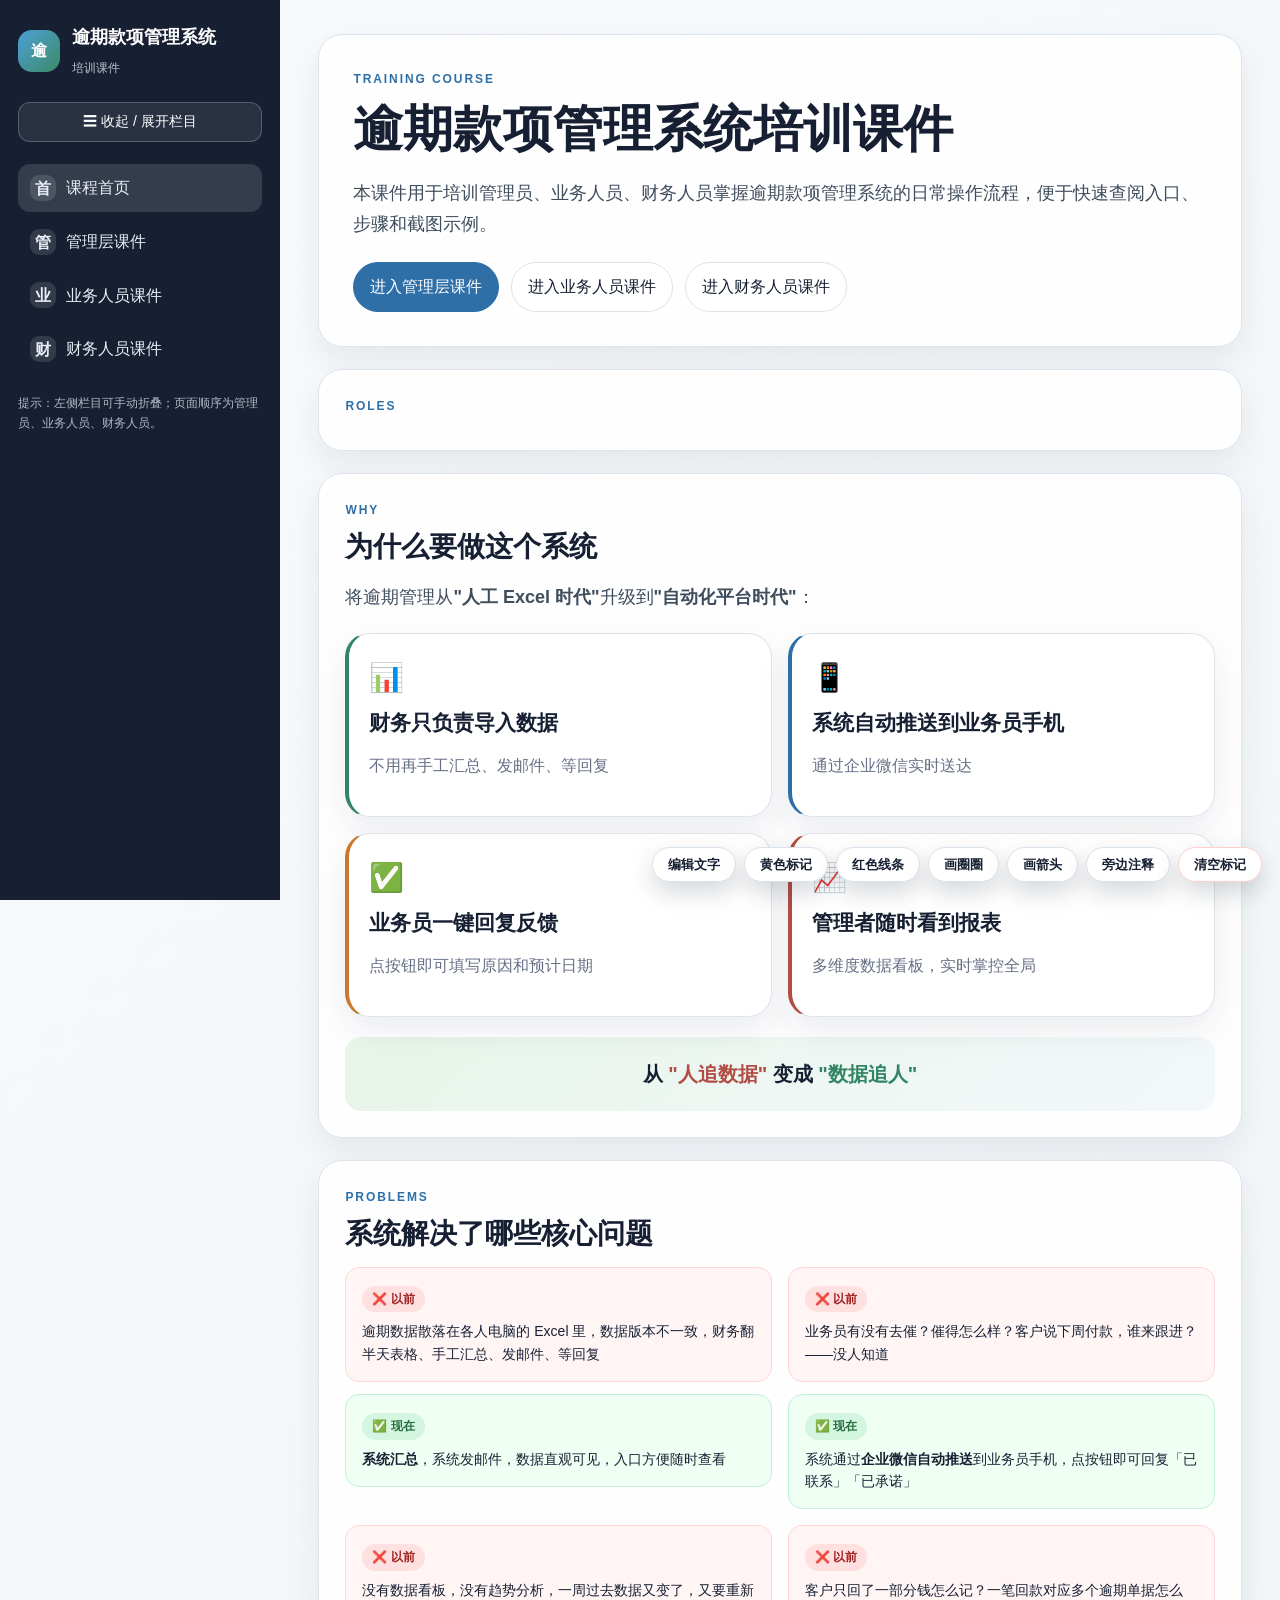
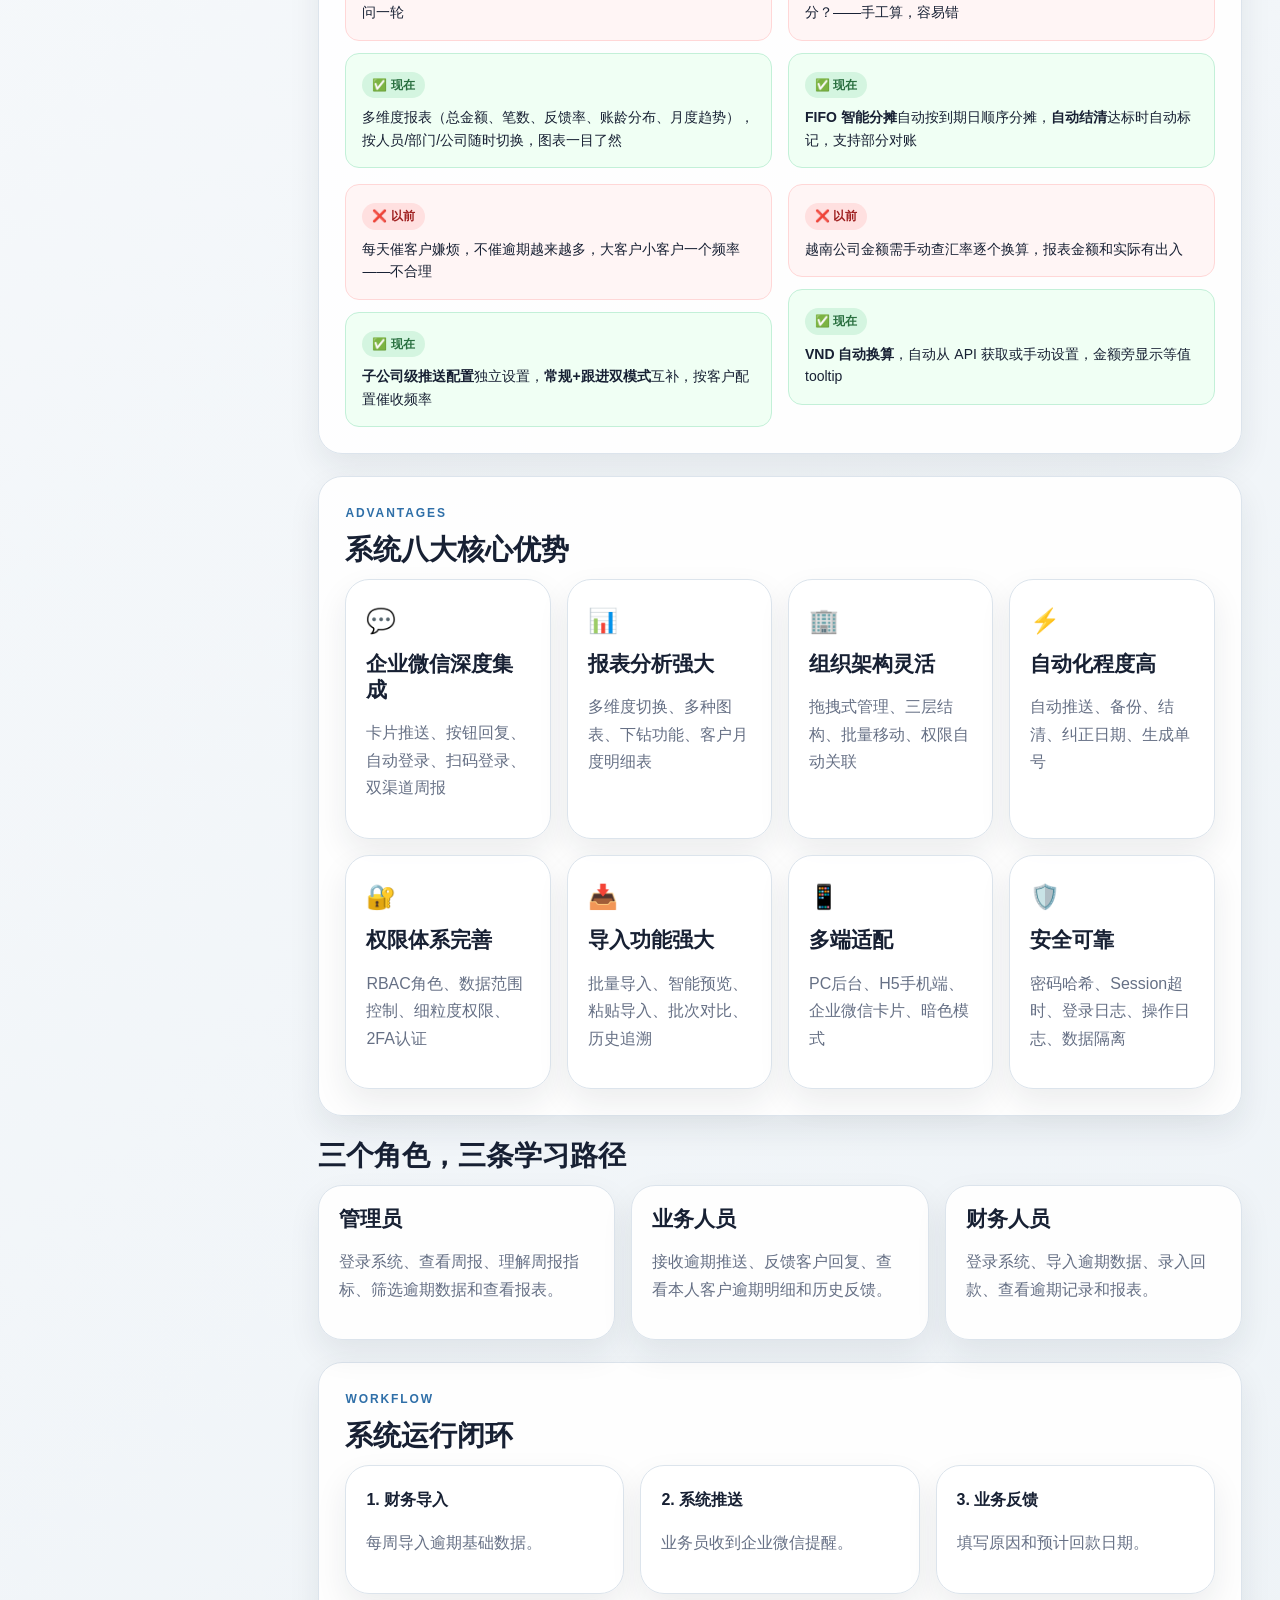
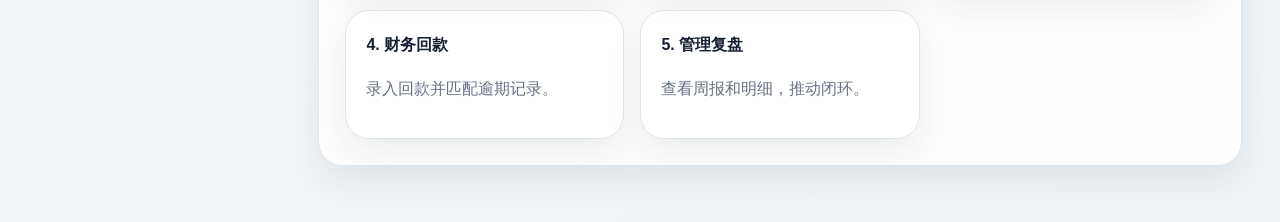
<file: index.html>
﻿<!doctype html>
<html lang="zh-CN">
<head>
  <meta charset="utf-8" />
  <meta name="viewport" content="width=device-width, initial-scale=1" />
  <title>逾期款项管理系统培训课件</title>
  <style>
:root {
  --ink:#172033; --muted:#667085; --line:#dce4ec; --paper:#fff; --soft:#f6f8fb;
  --blue:#2f6fa8; --green:#318565; --orange:#c7792d; --red:#b14d45;
  --shadow:0 14px 32px rgba(23,32,51,.08);
}
*{box-sizing:border-box}
html{scroll-behavior:smooth}
body{margin:0;color:var(--ink);font-family:"Microsoft YaHei","PingFang SC",Arial,sans-serif;background:linear-gradient(135deg,#f8fafc,#eef3f7);line-height:1.72}
a{color:inherit;text-decoration:none}
.layout{display:grid;grid-template-columns:280px minmax(0,1fr);min-height:100vh;transition:grid-template-columns .22s ease}
body.sidebar-collapsed .layout{grid-template-columns:72px 1fr}
.sidebar{position:sticky;top:0;height:100vh;padding:22px 18px;background:#172033;color:#fff;overflow:auto;transition:padding .22s ease}
body.sidebar-collapsed .sidebar{padding:18px 12px}
.brand{display:flex;gap:12px;align-items:center;margin-bottom:18px}
.logo{width:42px;height:42px;border-radius:14px;display:grid;place-items:center;background:linear-gradient(135deg,#4da0d8,#3b8a65);font-weight:800}
.brand-text strong{display:block;font-size:18px}.brand-text span{font-size:12px;color:#b9c4d0}
body.sidebar-collapsed .brand-text,body.sidebar-collapsed .nav-label,body.sidebar-collapsed .sidebar-note{display:none}
.toggle{width:100%;border:1px solid rgba(255,255,255,.22);background:rgba(255,255,255,.08);color:#fff;border-radius:12px;padding:10px 12px;cursor:pointer;margin:4px 0 16px;font-size:14px}
body.sidebar-collapsed .toggle{padding:10px 0}
.nav a{display:flex;gap:10px;align-items:center;padding:10px 12px;margin:6px 0;border-radius:12px;color:#e8eef5}
.nav a:hover,.nav a.active{background:rgba(255,255,255,.13)}
.nav-icon{width:26px;height:26px;border-radius:9px;display:grid;place-items:center;background:rgba(255,255,255,.12);font-weight:700;flex:0 0 auto}
.toc{border-top:1px solid rgba(255,255,255,.14);margin-top:16px;padding-top:12px}
.toc a{font-size:13px;padding:7px 10px;color:#cfdae5}
.sidebar-note{font-size:12px;color:#aeb9c6;margin-top:20px}
main{padding:34px clamp(16px,3vw,42px);width:100%;max-width:none}
body.sidebar-collapsed main{padding-left:24px;padding-right:24px}
.hero,.section,.lesson,.card,.table-wrap{background:rgba(255,255,255,.92);border:1px solid var(--line);border-radius:24px;box-shadow:var(--shadow)}
.hero{padding:34px;margin-bottom:22px}
.eyebrow{font-size:12px;letter-spacing:.16em;text-transform:uppercase;color:var(--blue);font-weight:800;margin:0 0 8px}
h1,h2,h3{line-height:1.25;margin:0 0 12px}
h1{font-size:clamp(30px,4vw,50px)} h2{font-size:28px} h3{font-size:21px}
.lead{font-size:18px;color:#3f4d5d;max-width:900px}
.buttons{display:flex;gap:12px;flex-wrap:wrap;margin-top:22px}.button{border:1px solid var(--line);background:#fff;border-radius:999px;padding:10px 16px}.button.primary{background:var(--blue);color:#fff;border-color:var(--blue)}
.grid{display:grid;grid-template-columns:repeat(3,minmax(0,1fr));gap:16px}
.card{padding:20px}.muted{color:var(--muted)}
.section{padding:26px;margin:22px 0}
.lesson{padding:24px;margin:20px 0;scroll-margin-top:20px}
.lesson-head{display:flex;align-items:flex-start;gap:14px}.badge{background:#e8f1fa;color:#285b89;border-radius:999px;padding:4px 10px;font-weight:800;white-space:nowrap}
.lesson.green .badge{background:#e9f5ef;color:#2b7355}.lesson.orange .badge{background:#fff0de;color:#a56522}.lesson.red .badge{background:#fff0ef;color:#a2403a}
.steps{margin:14px 0 0;padding-left:22px}.steps li{margin:6px 0}
.method-row{display:grid;grid-template-columns:repeat(2,minmax(0,1fr));gap:16px;margin-top:18px}
.method-row.stacked{grid-template-columns:1fr}
.method-card{border:1px solid var(--line);border-radius:18px;background:#fff;padding:18px;box-shadow:0 10px 22px rgba(23,32,51,.05)}
.method-card.recommended{border-color:#9dc8ea;background:linear-gradient(180deg,#f6fbff,#fff)}
.method-kicker{display:inline-flex;align-items:center;gap:6px;border-radius:999px;padding:4px 10px;background:#eef5fb;color:#285b89;font-size:12px;font-weight:800;margin-bottom:10px}
.method-card.recommended .method-kicker{background:#2f6fa8;color:#fff}
.method-card .fig-grid{margin-top:14px}
.method-card.large-gallery .fig-grid.two,.method-card.large-gallery .fig-grid.multi{grid-template-columns:repeat(2,minmax(320px,1fr))}
.fig-grid{display:grid;gap:14px;margin-top:18px;align-items:start;justify-content:start}
.fig-grid.one,body.sidebar-collapsed .fig-grid.one{grid-template-columns:minmax(260px,min(100%,760px))}
.fig-grid.two,body.sidebar-collapsed .fig-grid.two{grid-template-columns:repeat(2,minmax(280px,560px))}
.fig-grid.multi,body.sidebar-collapsed .fig-grid.multi{grid-template-columns:repeat(3,minmax(260px,420px))}

/* 问题对比样式 */
.problems-grid{display:grid;grid-template-columns:repeat(2,minmax(0,1fr));gap:16px;margin-top:16px}
.problem-item{display:flex;flex-direction:column;gap:12px}
.problem-before,.problem-after{border-radius:14px;padding:16px}
.problem-before{background:#fff5f5;border:1px solid #ffd7d7}
.problem-after{background:#f0fff4;border:1px solid #c3f0d8}
.problem-label{display:inline-block;font-weight:800;font-size:12px;padding:3px 10px;border-radius:999px;margin-bottom:8px}
.problem-before .problem-label{background:#ffe0e0;color:#a02020}
.problem-after .problem-label{background:#d4f5e0;color:#2a7040}
.problem-before p,.problem-after p{margin:0;font-size:14px;line-height:1.6}
.figure{margin:0;border:1px solid var(--line);border-radius:18px;overflow:hidden;background:#f8fafc}.figure img{display:block;width:100%;height:auto;cursor:zoom-in}.caption{padding:9px 12px;color:var(--muted);font-size:13px;border-top:1px solid var(--line)}
.figure.compact-half{max-width:520px}
.figure.full-bleed{width:100%;max-width:none}
.fig-grid.one.full-width,body.sidebar-collapsed .fig-grid.one.full-width{grid-template-columns:minmax(0,1fr)}
.pending-image{margin-top:18px;border:1px dashed #b8c4d4;border-radius:18px;padding:28px;background:#f8fafc;color:var(--muted);text-align:center}
.image-lightbox{position:fixed;inset:0;background:rgba(10,16,28,.82);z-index:2000;display:none;align-items:center;justify-content:center;padding:34px}
.image-lightbox.open{display:flex}.image-lightbox img{max-width:96vw;max-height:90vh;object-fit:contain;border-radius:12px;box-shadow:0 20px 70px rgba(0,0,0,.45);background:#fff}
.image-lightbox .lightbox-caption{position:fixed;left:24px;right:24px;bottom:18px;color:#fff;text-align:center;font-size:14px;text-shadow:0 2px 8px rgba(0,0,0,.5)}
.image-lightbox .lightbox-close{position:fixed;right:22px;top:18px;border:0;border-radius:999px;padding:10px 14px;background:#fff;color:#172033;font-weight:800;cursor:pointer}
body.lightbox-open{overflow:hidden}
table{width:100%;border-collapse:collapse;background:#fff;border-radius:14px;overflow:hidden}th,td{border:1px solid var(--line);padding:10px 12px;text-align:left;vertical-align:top}th{background:#f1f5f9}
.callout{border-left:5px solid var(--blue);background:#f4f9fd;padding:14px 16px;border-radius:12px;margin:14px 0}.warning{border-left-color:var(--orange);background:#fff8ef}.danger{border-left-color:var(--red);background:#fff5f5}
.review-tools{position:fixed;right:18px;bottom:18px;z-index:1000;display:flex;gap:8px;flex-wrap:wrap;justify-content:flex-end}
.review-tools button{border:0;border-radius:999px;padding:10px 14px;box-shadow:0 10px 24px rgba(23,32,51,.18);cursor:pointer;font-weight:700}
.review-primary{background:#2f6fa8;color:#fff}.review-secondary{background:#fff;color:#172033;border:1px solid var(--line)!important}
body.review-mode main :is(img,figure,.lesson,.method-card,h1,h2,h3,p,li,td,th,.card,.callout){cursor:crosshair}
body.review-mode main :is(img,figure,.lesson,.method-card,h1,h2,h3,p,li,td,th,.card,.callout):hover{outline:3px solid #f59e0b;outline-offset:3px}
.review-marker{position:absolute;z-index:999;background:#ef4444;color:#fff;border-radius:999px;min-width:24px;height:24px;padding:0 7px;display:grid;place-items:center;font-size:12px;font-weight:800;box-shadow:0 6px 16px rgba(0,0,0,.22);pointer-events:none}
.review-panel{position:fixed;right:18px;top:18px;width:min(380px,calc(100vw - 36px));max-height:calc(100vh - 94px);overflow:auto;background:#fff;border:1px solid var(--line);border-radius:18px;box-shadow:var(--shadow);z-index:999;padding:16px;display:none}
body.review-panel-open .review-panel{display:block}
.review-panel h3{margin-bottom:6px}.review-panel ol{padding-left:22px}.review-panel li{margin:10px 0}.review-panel small{display:block;color:var(--muted);line-height:1.45}.review-panel .empty{color:var(--muted)}
footer{color:var(--muted);font-size:13px;margin:30px 0}
@media(max-width:1100px){.fig-grid.two,.fig-grid.multi,body.sidebar-collapsed .fig-grid.two,body.sidebar-collapsed .fig-grid.multi{grid-template-columns:repeat(2,minmax(260px,1fr))}}
@media(max-width:860px){.layout{display:block}.sidebar{height:auto;position:relative}.toggle{display:none}body.sidebar-collapsed .brand-text,body.sidebar-collapsed .nav-label,body.sidebar-collapsed .sidebar-note{display:block}.grid,.method-row{grid-template-columns:1fr}.fig-grid.one,.fig-grid.two,.fig-grid.multi,body.sidebar-collapsed .fig-grid.one,body.sidebar-collapsed .fig-grid.two,body.sidebar-collapsed .fig-grid.multi{grid-template-columns:1fr}main{padding:22px 14px}.review-tools{left:12px;right:12px;bottom:12px}.review-panel{left:12px;right:12px;width:auto}}
</style>
<link rel="stylesheet" href="course-tools.css">
</head>
<body>

<script>
(function(){
  const key = "yuqikuan-sidebar-collapsed";
  if (localStorage.getItem(key) === "1") document.body.classList.add("sidebar-collapsed");
  window.toggleSidebar = function(){
    document.body.classList.toggle("sidebar-collapsed");
    localStorage.setItem(key, document.body.classList.contains("sidebar-collapsed") ? "1" : "0");
  };
})();
</script>
<script>
(function(){
  let overlay;
  function ensureOverlay(){
    if (overlay) return overlay;
    overlay = document.createElement("div");
    overlay.className = "image-lightbox";
    overlay.innerHTML = '<button class="lightbox-close" type="button">关闭 ×</button><img alt=""><div class="lightbox-caption"></div>';
    document.body.appendChild(overlay);
    overlay.addEventListener("click", function(e){
      if (e.target === overlay || e.target.closest(".lightbox-close")) closeLightbox();
    });
    return overlay;
  }
  function closeLightbox(){
    if (!overlay) return;
    overlay.classList.remove("open");
    document.body.classList.remove("lightbox-open");
  }
  document.addEventListener("click", function(e){
    if (document.body.classList.contains("review-mode")) return;
    const img = e.target.closest("main figure img");
    if (!img) return;
    e.preventDefault();
    const box = ensureOverlay();
    box.querySelector("img").src = img.src;
    box.querySelector("img").alt = img.alt || "";
    box.querySelector(".lightbox-caption").textContent = img.closest("figure")?.querySelector(".caption")?.textContent?.trim() || img.alt || "点击背景或按 Esc 关闭";
    box.classList.add("open");
    document.body.classList.add("lightbox-open");
  });
  document.addEventListener("keydown", function(e){ if (e.key === "Escape") closeLightbox(); });
})();
</script>
<script>
(function(){
  const storeKey = "yuqikuan-review-notes-v1";
  let reviewMode = false;
  const pageKey = location.pathname.split("/").pop() || "index.html";
  const $ = (sel) => document.querySelector(sel);
  const allNotes = () => JSON.parse(localStorage.getItem(storeKey) || "[]");
  const pageNotes = () => allNotes().filter(n => n.page === pageKey);
  const saveNotes = (notes) => localStorage.setItem(storeKey, JSON.stringify(notes));
  function textOf(el){
    if (!el) return "";
    if (el.tagName === "IMG") return el.alt || el.closest("figure")?.querySelector(".caption")?.textContent || "图片";
    return (el.innerText || el.textContent || "").replace(/\s+/g, " ").trim().slice(0, 140);
  }
  function locationOf(el){
    const lesson = el.closest(".lesson,.section,.hero");
    const title = lesson?.querySelector("h1,h2,h3")?.textContent?.trim();
    const badge = lesson?.querySelector(".badge")?.textContent?.trim();
    const caption = el.closest("figure")?.querySelector(".caption")?.textContent?.trim();
    const tag = el.tagName === "IMG" || el.closest("figure") ? "图片" : "内容";
    return [badge, title, caption || tag].filter(Boolean).join(" / ");
  }
  function targetFrom(e){
    if (e.target.closest(".review-tools,.review-panel,.sidebar")) return null;
    return e.target.closest("img,figure,.method-card,.lesson,table,h1,h2,h3,p,li,td,th,.card,.callout");
  }
  function clearMarkers(){ document.querySelectorAll(".review-marker").forEach(x => x.remove()); }
  function render(){
    clearMarkers();
    const notes = pageNotes();
    document.body.classList.toggle("review-panel-open", notes.length > 0 || reviewMode);
    const list = $("#reviewList");
    if (list) {
      list.innerHTML = notes.length ? notes.map(n => `<li><strong>#${n.no} ${escapeHtml(n.location)}</strong><small>原内容：${escapeHtml(n.snippet)}</small><div>${escapeHtml(n.comment)}</div></li>`).join("") : '<p class="empty">暂无标注。开启标注后，点击页面中的图片或文字即可添加修改意见。</p>';
    }
    notes.forEach(n => {
      if (!n.rect) return;
      const m = document.createElement("div");
      m.className = "review-marker";
      m.textContent = n.no;
      m.style.left = Math.max(8, n.rect.left + window.scrollX) + "px";
      m.style.top = Math.max(8, n.rect.top + window.scrollY) + "px";
      document.body.appendChild(m);
    });
  }
  function escapeHtml(s){ return String(s || "").replace(/[&<>"']/g, c => ({'&':'&amp;','<':'&lt;','>':'&gt;','"':'&quot;',"'":'&#39;'}[c])); }
  window.toggleReviewMode = function(){
    reviewMode = !reviewMode;
    document.body.classList.toggle("review-mode", reviewMode);
    document.body.classList.toggle("review-panel-open", reviewMode || pageNotes().length > 0);
    const btn = $("#reviewToggle");
    if (btn) btn.textContent = reviewMode ? "退出标注" : "开启标注";
    render();
  };
  window.copyReviewNotes = async function(){
    const notes = pageNotes();
    if (!notes.length) { alert("当前页面还没有标注。"); return; }
    const text = [`页面：${document.title}`, `地址：${location.href.split("?")[0]}`, ""].concat(notes.map(n => `${n.no}. 位置：${n.location}\n   原内容：${n.snippet}\n   修改意见：${n.comment}`)).join("\n");
    try { await navigator.clipboard.writeText(text); alert("修改清单已复制，可以直接发给 Codex。"); }
    catch(e) { prompt("复制下面的修改清单：", text); }
  };
  window.clearReviewNotes = function(){
    if (!confirm("清空当前页面全部标注？")) return;
    saveNotes(allNotes().filter(n => n.page !== pageKey));
    render();
  };
  document.addEventListener("click", function(e){
    if (!reviewMode) return;
    const el = targetFrom(e);
    if (!el) return;
    e.preventDefault();
    e.stopPropagation();
    const comment = prompt("请输入这处需要怎么修改：");
    if (!comment || !comment.trim()) return;
    const rect = el.getBoundingClientRect();
    const notes = allNotes();
    const no = pageNotes().length + 1;
    notes.push({ page: pageKey, no, title: document.title, location: locationOf(el), snippet: textOf(el), comment: comment.trim(), rect: { left: Math.round(rect.left), top: Math.round(rect.top) } });
    saveNotes(notes);
    render();
  }, true);
  window.addEventListener("scroll", () => { if (pageNotes().length) render(); }, { passive: true });
  window.addEventListener("resize", render);
  document.addEventListener("DOMContentLoaded", render);
})();
</script>

<div class="layout">
  
<aside class="sidebar">
  <div class="brand"><div class="logo">逾</div><div class="brand-text"><strong>逾期款项管理系统</strong><span>培训课件</span></div></div>
  <button class="toggle" onclick="toggleSidebar()" title="收起或展开左侧栏目">☰ <span class="nav-label">收起 / 展开栏目</span></button>
  <nav class="nav"><a class="active" href="index.html"><span class="nav-icon">首</span><span class="nav-label">课程首页</span></a>
<a class="" href="management.html"><span class="nav-icon">管</span><span class="nav-label">管理层课件</span></a>
<a class="" href="sales.html"><span class="nav-icon">业</span><span class="nav-label">业务人员课件</span></a>
<a class="" href="finance.html"><span class="nav-icon">财</span><span class="nav-label">财务人员课件</span></a></nav>
  <p class="sidebar-note">提示：左侧栏目可手动折叠；页面顺序为管理员、业务人员、财务人员。</p>
</aside>

  <main>
<section class="hero">
  <p class="eyebrow">Training Course</p>
  <h1>逾期款项管理系统培训课件</h1>
  <p class="lead">本课件用于培训管理员、业务人员、财务人员掌握逾期款项管理系统的日常操作流程，便于快速查阅入口、步骤和截图示例。</p>
  <div class="buttons"><a class="button primary" href="management.html">进入管理层课件</a><a class="button" href="sales.html">进入业务人员课件</a><a class="button" href="finance.html">进入财务人员课件</a></div>
</section>
<section class="section">
  <p class="eyebrow">Roles</p></section>
<section class="section">
  <p class="eyebrow">Why</p><h2>为什么要做这个系统</h2>
  <p class="lead" style="margin-bottom:20px">将逾期管理从<strong>"人工 Excel 时代"</strong>升级到<strong>"自动化平台时代"</strong>：</p>
  <div class="grid" style="grid-template-columns:repeat(2,minmax(0,1fr))">
    <article class="card" style="border-left:4px solid var(--green)">
      <p style="font-size:28px;margin:0 0 8px">📊</p>
      <h3>财务只负责导入数据</h3>
      <p class="muted">不用再手工汇总、发邮件、等回复</p>
    </article>
    <article class="card" style="border-left:4px solid var(--blue)">
      <p style="font-size:28px;margin:0 0 8px">📱</p>
      <h3>系统自动推送到业务员手机</h3>
      <p class="muted">通过企业微信实时送达</p>
    </article>
    <article class="card" style="border-left:4px solid var(--orange)">
      <p style="font-size:28px;margin:0 0 8px">✅</p>
      <h3>业务员一键回复反馈</h3>
      <p class="muted">点按钮即可填写原因和预计日期</p>
    </article>
    <article class="card" style="border-left:4px solid var(--red)">
      <p style="font-size:28px;margin:0 0 8px">📈</p>
      <h3>管理者随时看到报表</h3>
      <p class="muted">多维度数据看板，实时掌控全局</p>
    </article>
  </div>
  <div style="background:linear-gradient(135deg,#e8f5e9,#f3f8fb);border-radius:16px;padding:20px 24px;margin-top:20px;text-align:center">
    <p style="margin:0;font-size:20px;font-weight:700;color:var(--ink)">从 <span style="color:var(--red)">"人追数据"</span> 变成 <span style="color:var(--green)">"数据追人"</span></p>
  </div>
</section>
<section class="section">
  <p class="eyebrow">Problems</p><h2>系统解决了哪些核心问题</h2>
  <div class="problems-grid">
    <div class="problem-item">
      <div class="problem-before"><span class="problem-label">❌ 以前</span><p>逾期数据散落在各人电脑的 Excel 里，数据版本不一致，财务翻半天表格、手工汇总、发邮件、等回复</p></div>
      <div class="problem-after"><span class="problem-label">✅ 现在</span><p><strong>系统汇总</strong>，系统发邮件，数据直观可见，入口方便随时查看</p></div>
    </div>
    <div class="problem-item">
      <div class="problem-before"><span class="problem-label">❌ 以前</span><p>业务员有没有去催？催得怎么样？客户说下周付款，谁来跟进？——没人知道</p></div>
      <div class="problem-after"><span class="problem-label">✅ 现在</span><p>系统通过<strong>企业微信自动推送</strong>到业务员手机，点按钮即可回复「已联系」「已承诺」</p></div>
    </div>
    <div class="problem-item">
      <div class="problem-before"><span class="problem-label">❌ 以前</span><p>没有数据看板，没有趋势分析，一周过去数据又变了，又要重新问一轮</p></div>
      <div class="problem-after"><span class="problem-label">✅ 现在</span><p>多维度报表（总金额、笔数、反馈率、账龄分布、月度趋势），按人员/部门/公司随时切换，图表一目了然</p></div>
    </div>
    <div class="problem-item">
      <div class="problem-before"><span class="problem-label">❌ 以前</span><p>客户只回了一部分钱怎么记？一笔回款对应多个逾期单据怎么分？——手工算，容易错</p></div>
      <div class="problem-after"><span class="problem-label">✅ 现在</span><p><strong>FIFO 智能分摊</strong>自动按到期日顺序分摊，<strong>自动结清</strong>达标时自动标记，支持部分对账</p></div>
    </div>
    <div class="problem-item">
      <div class="problem-before"><span class="problem-label">❌ 以前</span><p>每天催客户嫌烦，不催逾期越来越多，大客户小客户一个频率——不合理</p></div>
      <div class="problem-after"><span class="problem-label">✅ 现在</span><p><strong>子公司级推送配置</strong>独立设置，<strong>常规+跟进双模式</strong>互补，按客户配置催收频率</p></div>
    </div>
    <div class="problem-item">
      <div class="problem-before"><span class="problem-label">❌ 以前</span><p>越南公司金额需手动查汇率逐个换算，报表金额和实际有出入</p></div>
      <div class="problem-after"><span class="problem-label">✅ 现在</span><p><strong>VND 自动换算</strong>，自动从 API 获取或手动设置，金额旁显示等值 tooltip</p></div>
    </div>
  </div>
</section>
<section class="section">
  <p class="eyebrow">Advantages</p><h2>系统八大核心优势</h2>
  <div class="grid" style="grid-template-columns:repeat(4,minmax(0,1fr))">
    <article class="card"><p style="font-size:24px;margin:0 0 10px">💬</p><h3>企业微信深度集成</h3><p class="muted">卡片推送、按钮回复、自动登录、扫码登录、双渠道周报</p></article>
    <article class="card"><p style="font-size:24px;margin:0 0 10px">📊</p><h3>报表分析强大</h3><p class="muted">多维度切换、多种图表、下钻功能、客户月度明细表</p></article>
    <article class="card"><p style="font-size:24px;margin:0 0 10px">🏢</p><h3>组织架构灵活</h3><p class="muted">拖拽式管理、三层结构、批量移动、权限自动关联</p></article>
    <article class="card"><p style="font-size:24px;margin:0 0 10px">⚡</p><h3>自动化程度高</h3><p class="muted">自动推送、备份、结清、纠正日期、生成单号</p></article>
    <article class="card"><p style="font-size:24px;margin:0 0 10px">🔐</p><h3>权限体系完善</h3><p class="muted">RBAC角色、数据范围控制、细粒度权限、2FA认证</p></article>
    <article class="card"><p style="font-size:24px;margin:0 0 10px">📥</p><h3>导入功能强大</h3><p class="muted">批量导入、智能预览、粘贴导入、批次对比、历史追溯</p></article>
    <article class="card"><p style="font-size:24px;margin:0 0 10px">📱</p><h3>多端适配</h3><p class="muted">PC后台、H5手机端、企业微信卡片、暗色模式</p></article>
    <article class="card"><p style="font-size:24px;margin:0 0 10px">🛡️</p><h3>安全可靠</h3><p class="muted">密码哈希、Session超时、登录日志、操作日志、数据隔离</p></article>
  </div>
</section><h2>三个角色，三条学习路径</h2>
  <div class="grid">
    <article class="card"><h3>管理员</h3><p class="muted">登录系统、查看周报、理解周报指标、筛选逾期数据和查看报表。</p></article>
    <article class="card"><h3>业务人员</h3><p class="muted">接收逾期推送、反馈客户回复、查看本人客户逾期明细和历史反馈。</p></article>
    <article class="card"><h3>财务人员</h3><p class="muted">登录系统、导入逾期数据、录入回款、查看逾期记录和报表。</p></article>
  </div>
</section>
<section class="section">
  <p class="eyebrow">Workflow</p><h2>系统运行闭环</h2>
  <div class="grid">
    <article class="card"><strong>1. 财务导入</strong><p class="muted">每周导入逾期基础数据。</p></article>
    <article class="card"><strong>2. 系统推送</strong><p class="muted">业务员收到企业微信提醒。</p></article>
    <article class="card"><strong>3. 业务反馈</strong><p class="muted">填写原因和预计回款日期。</p></article>
    <article class="card"><strong>4. 财务回款</strong><p class="muted">录入回款并匹配逾期记录。</p></article>
    <article class="card"><strong>5. 管理复盘</strong><p class="muted">查看周报和明细，推动闭环。</p></article>
  </div>
</section>
</main>
</div>
<div id="editTip" class="edit-tip">选择工具后，在页面文字上直接操作，内容会自动保存</div>
<div class="edit-tools"><button class="edit-primary" data-edit-tool="edit" onclick="setInlineTool('edit')">编辑文字</button><button data-edit-tool="highlight" onclick="setInlineTool('highlight')">黄色标记</button><button data-edit-tool="underline" onclick="setInlineTool('underline')">红色线条</button><button data-edit-tool="circle" onclick="setInlineTool('circle')">画圈圈</button><button data-edit-tool="arrow" onclick="setInlineTool('arrow')">画箭头</button><button data-edit-tool="note" onclick="setInlineTool('note')">旁边注释</button><button class="edit-danger" onclick="restoreInlineText()">清空标记</button></div>
<script src="course-tools.js"></script>
</body>
</html>
</file>
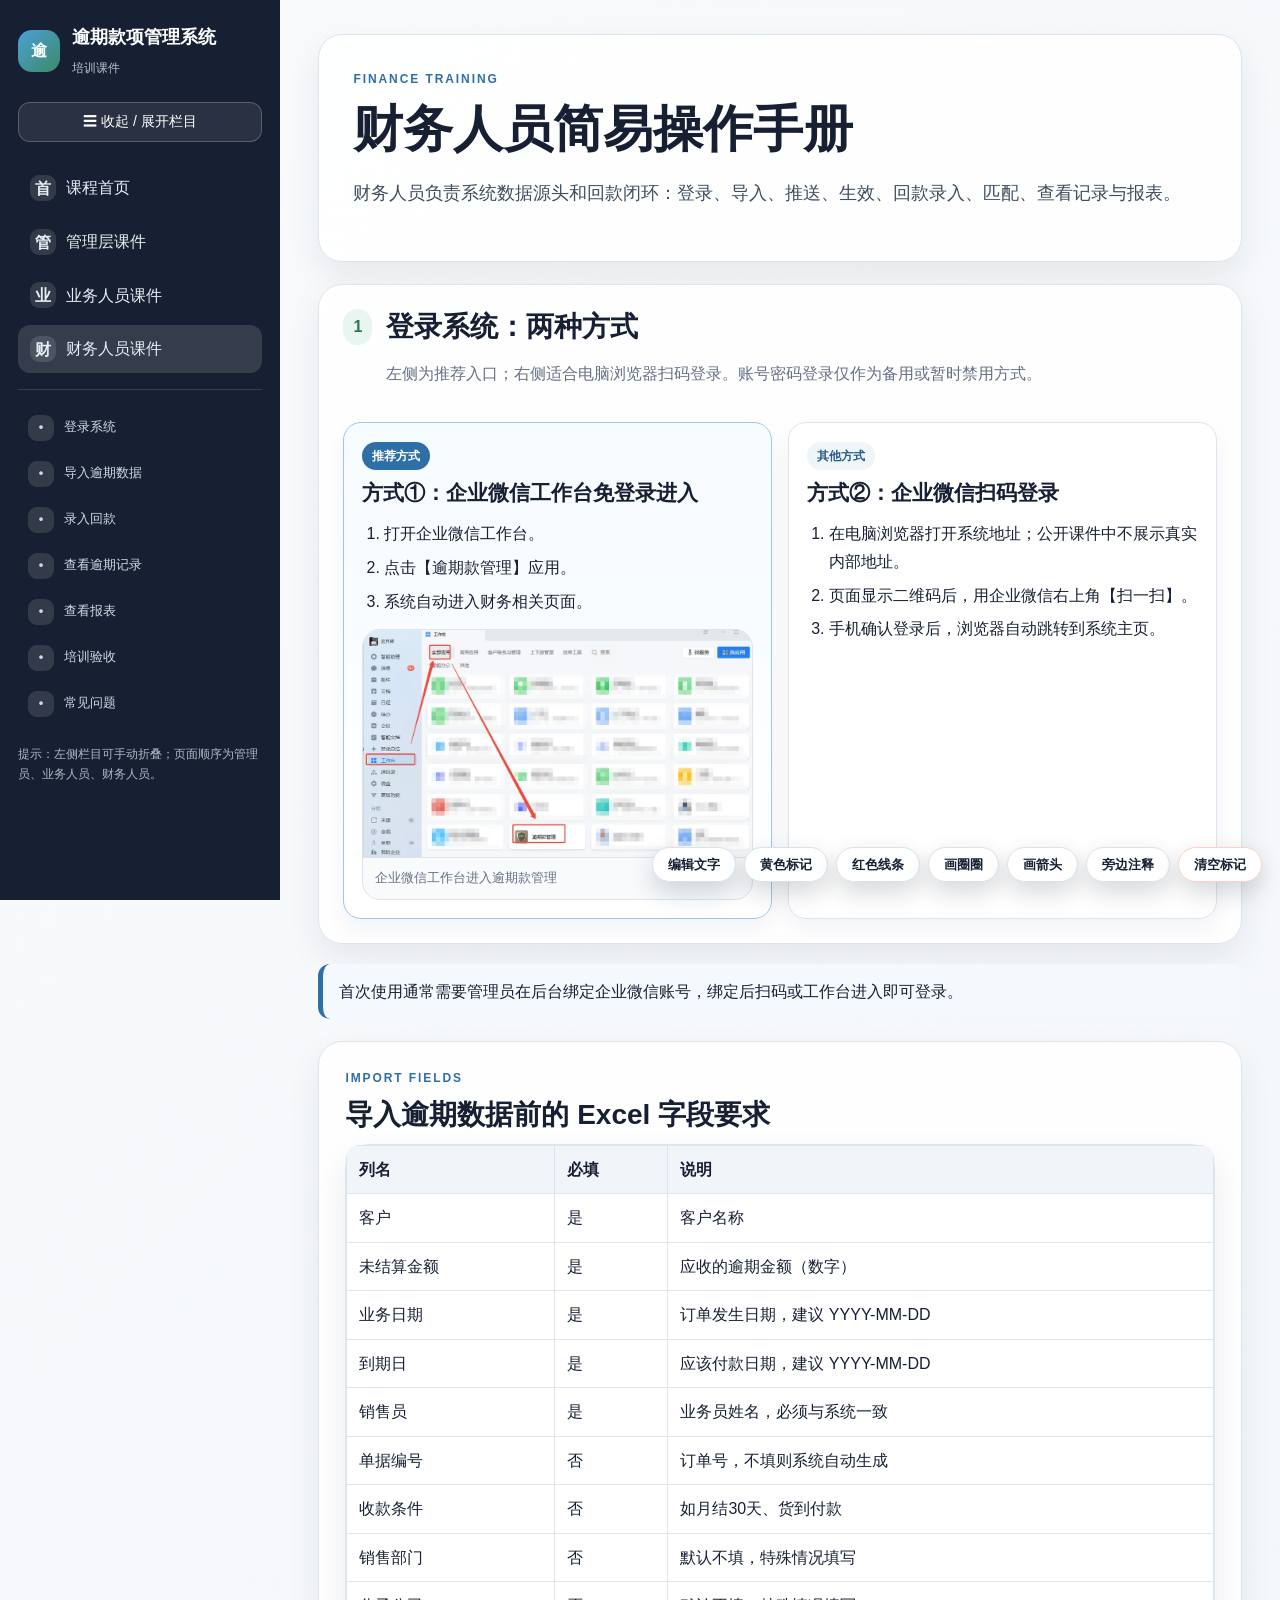
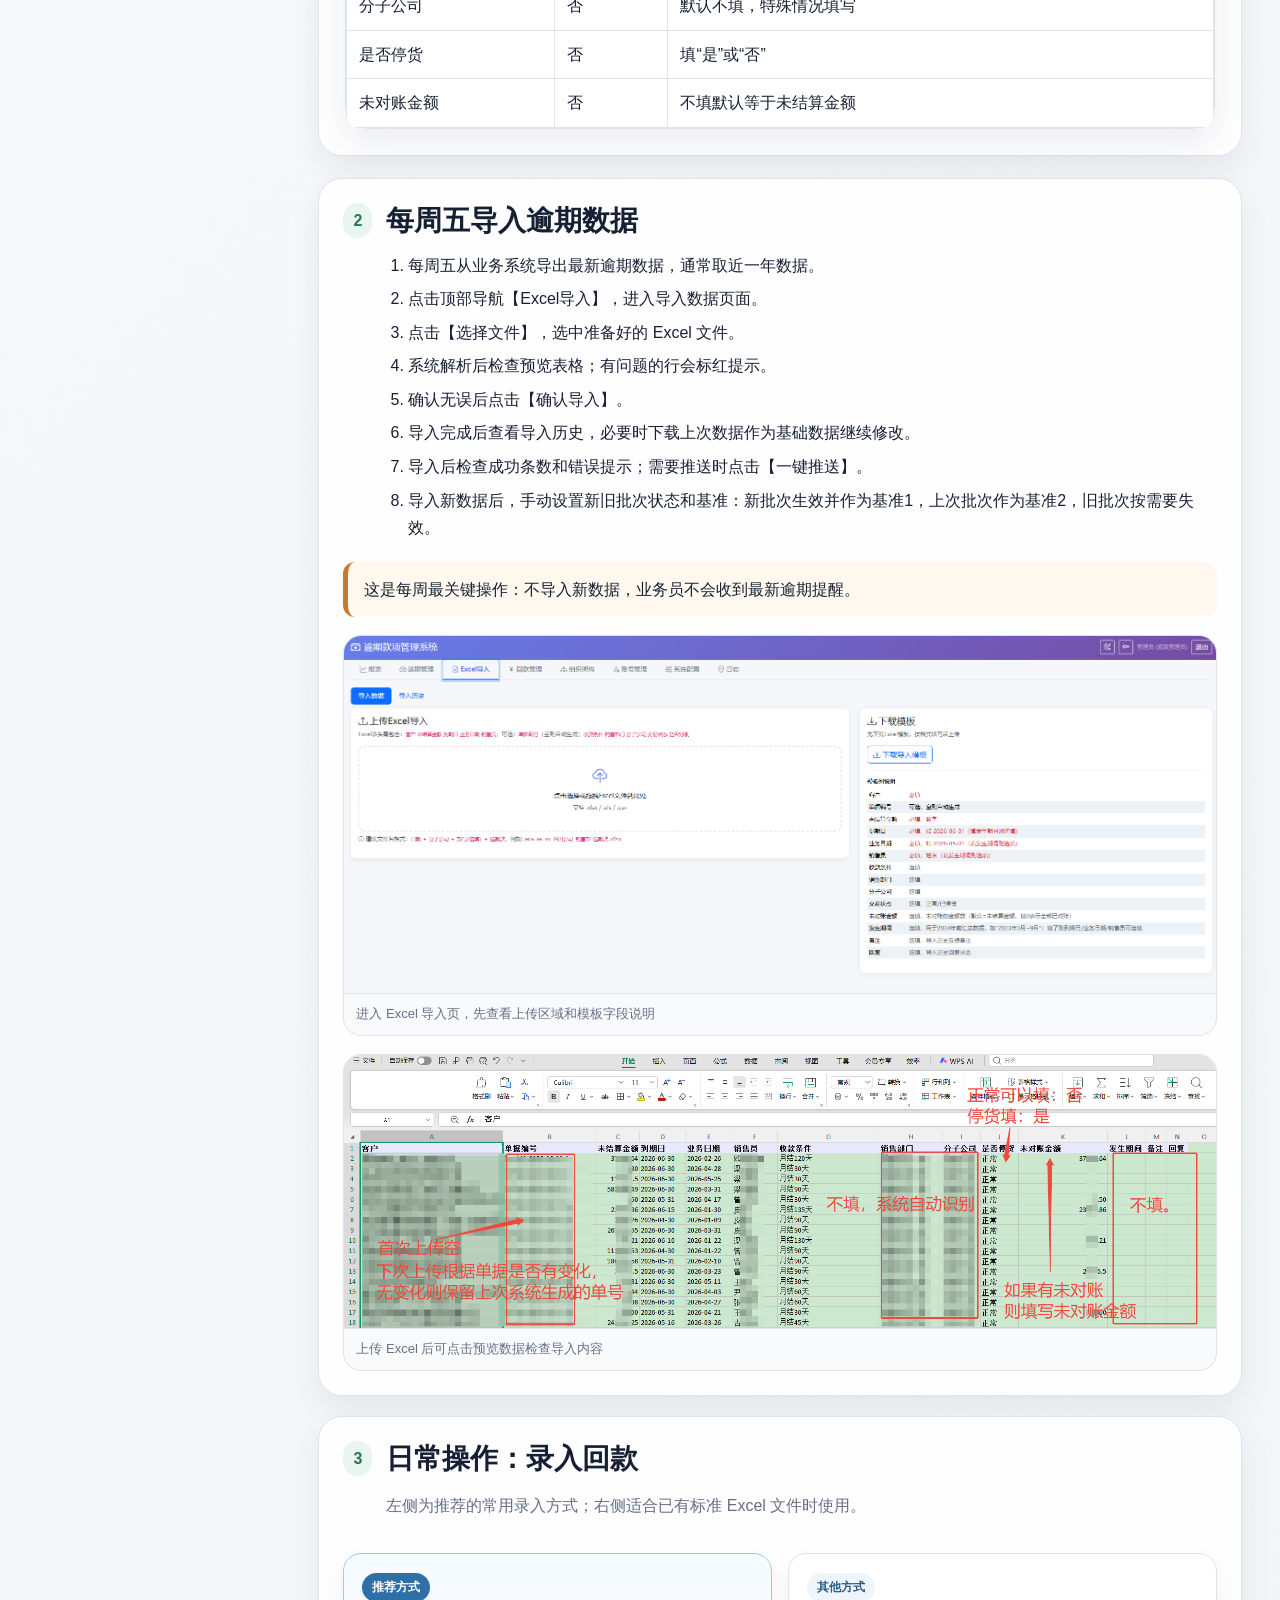
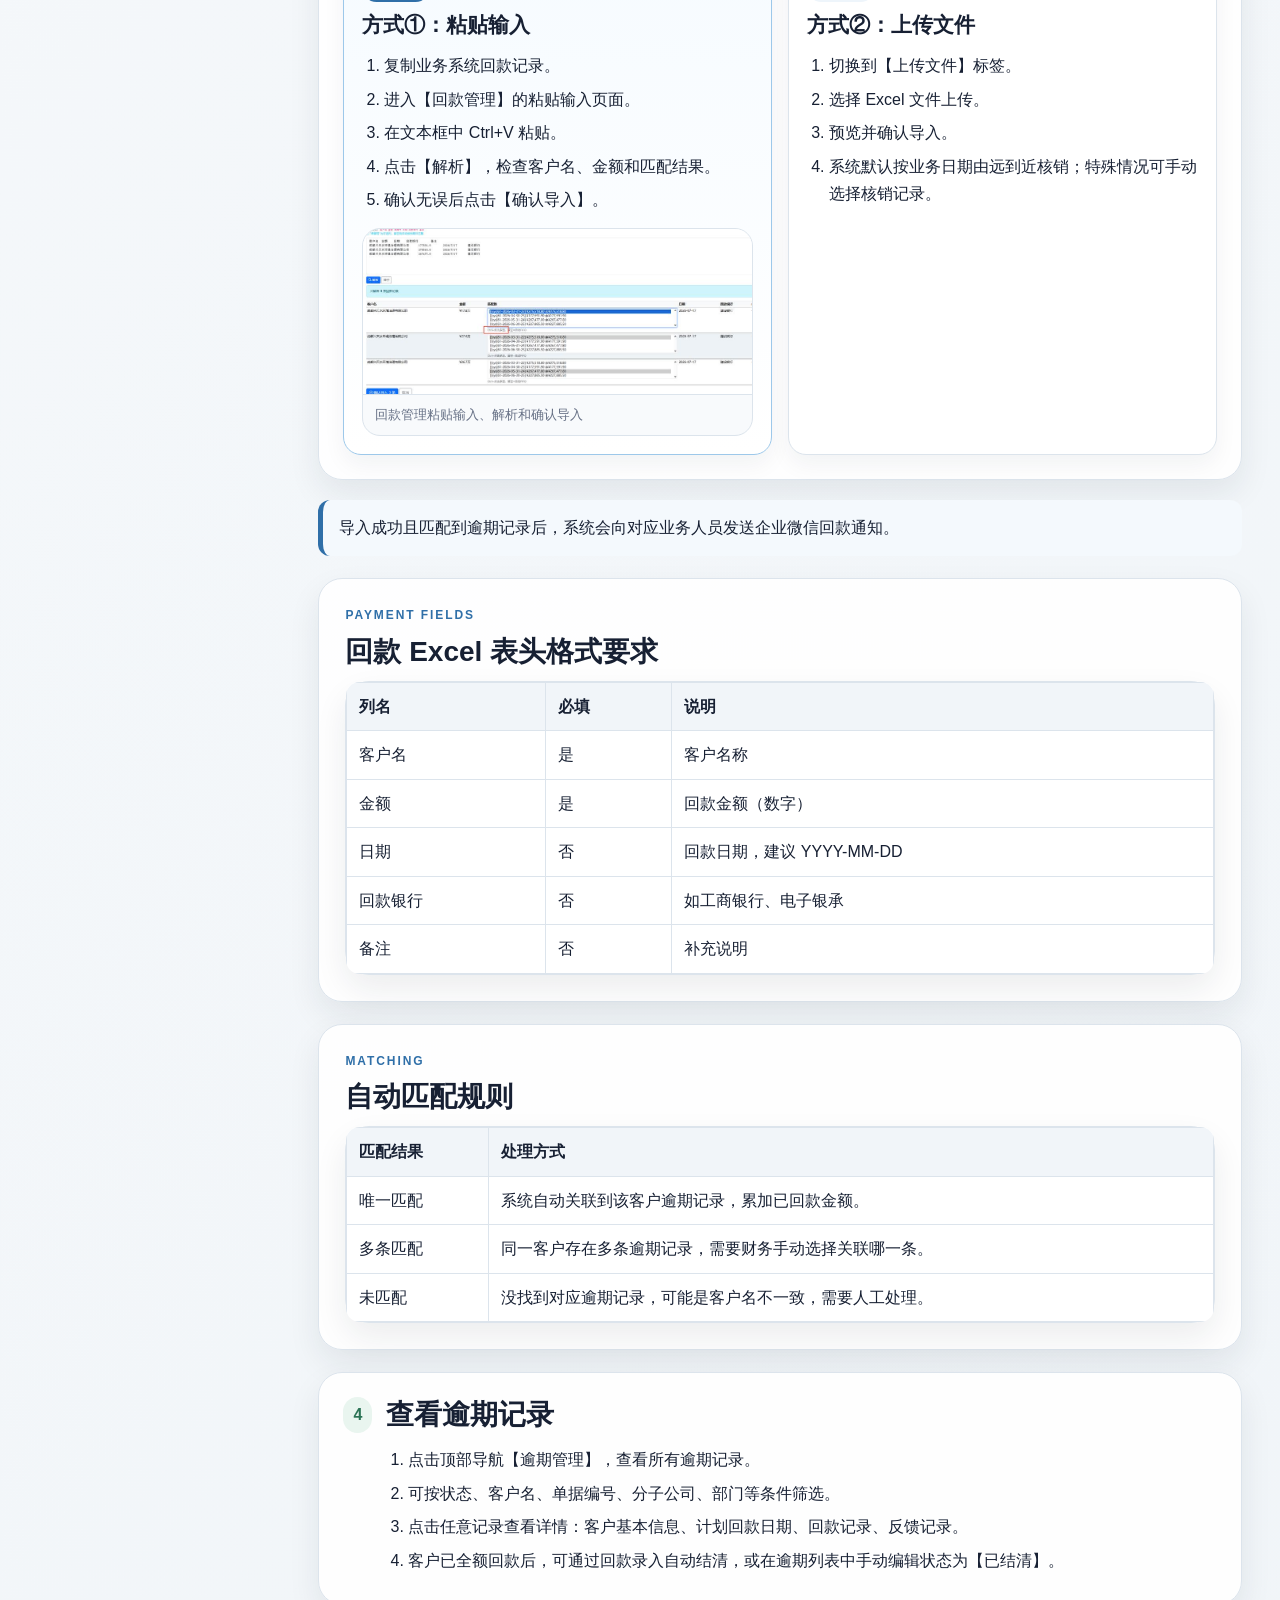
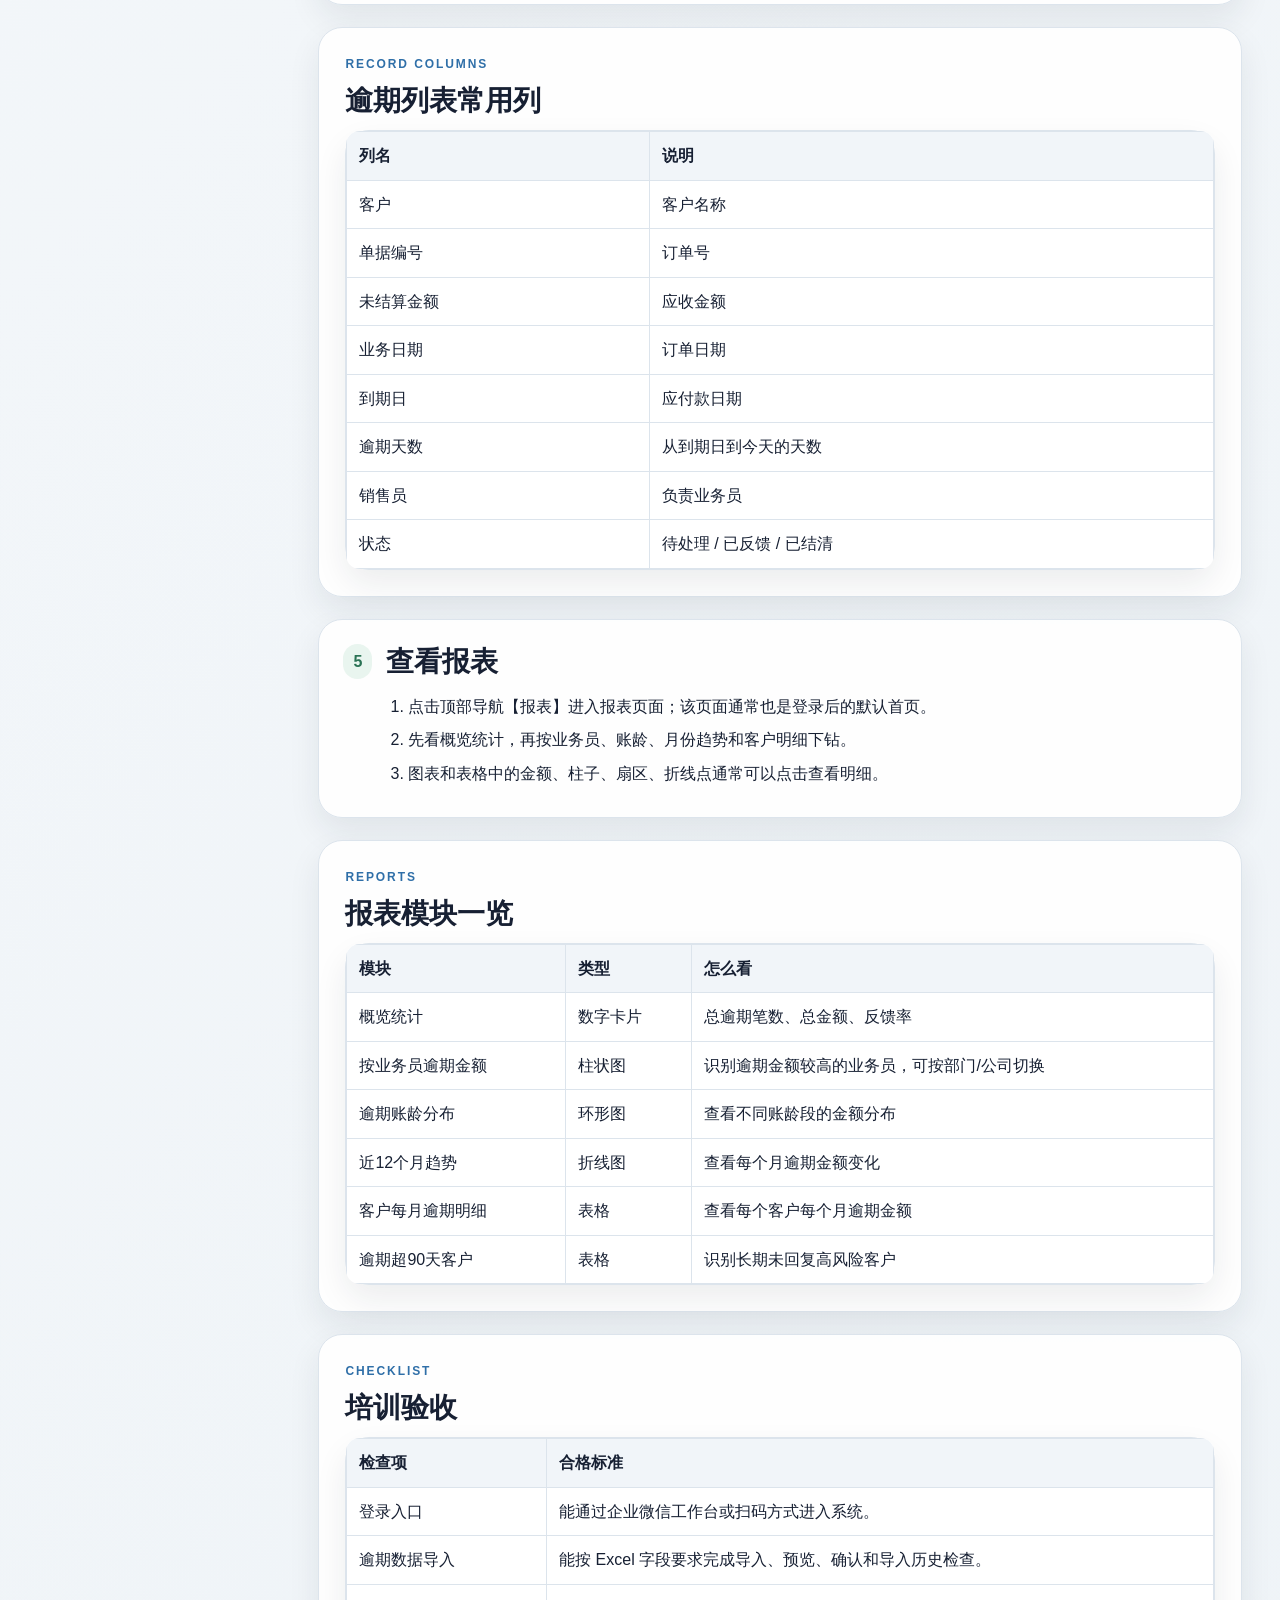
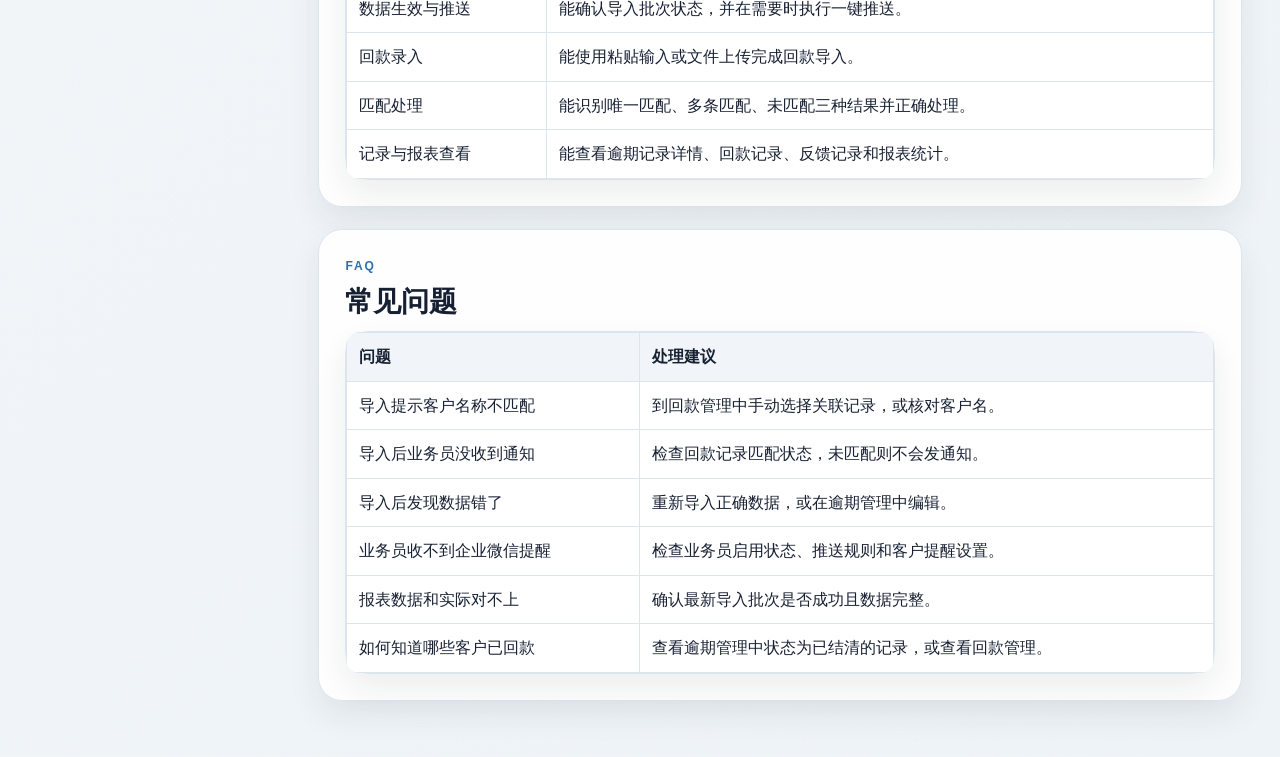
<file: finance.html>
<!doctype html>
<html lang="zh-CN">
<head>
  <meta charset="utf-8" />
  <meta name="viewport" content="width=device-width, initial-scale=1" />
  <title>财务人员简易操作手册</title>
  <style>
:root {
  --ink:#172033; --muted:#667085; --line:#dce4ec; --paper:#fff; --soft:#f6f8fb;
  --blue:#2f6fa8; --green:#318565; --orange:#c7792d; --red:#b14d45;
  --shadow:0 14px 32px rgba(23,32,51,.08);
}
*{box-sizing:border-box}
html{scroll-behavior:smooth}
body{margin:0;color:var(--ink);font-family:"Microsoft YaHei","PingFang SC",Arial,sans-serif;background:linear-gradient(135deg,#f8fafc,#eef3f7);line-height:1.72}
a{color:inherit;text-decoration:none}
.layout{display:grid;grid-template-columns:280px minmax(0,1fr);min-height:100vh;transition:grid-template-columns .22s ease}
body.sidebar-collapsed .layout{grid-template-columns:72px 1fr}
.sidebar{position:sticky;top:0;height:100vh;padding:22px 18px;background:#172033;color:#fff;overflow:auto;transition:padding .22s ease}
body.sidebar-collapsed .sidebar{padding:18px 12px}
.brand{display:flex;gap:12px;align-items:center;margin-bottom:18px}
.logo{width:42px;height:42px;border-radius:14px;display:grid;place-items:center;background:linear-gradient(135deg,#4da0d8,#3b8a65);font-weight:800}
.brand-text strong{display:block;font-size:18px}.brand-text span{font-size:12px;color:#b9c4d0}
body.sidebar-collapsed .brand-text,body.sidebar-collapsed .nav-label,body.sidebar-collapsed .sidebar-note{display:none}
.toggle{width:100%;border:1px solid rgba(255,255,255,.22);background:rgba(255,255,255,.08);color:#fff;border-radius:12px;padding:10px 12px;cursor:pointer;margin:4px 0 16px;font-size:14px}
body.sidebar-collapsed .toggle{padding:10px 0}
.nav a{display:flex;gap:10px;align-items:center;padding:10px 12px;margin:6px 0;border-radius:12px;color:#e8eef5}
.nav a:hover,.nav a.active{background:rgba(255,255,255,.13)}
.nav-icon{width:26px;height:26px;border-radius:9px;display:grid;place-items:center;background:rgba(255,255,255,.12);font-weight:700;flex:0 0 auto}
.toc{border-top:1px solid rgba(255,255,255,.14);margin-top:16px;padding-top:12px}
.toc a{font-size:13px;padding:7px 10px;color:#cfdae5}
.sidebar-note{font-size:12px;color:#aeb9c6;margin-top:20px}
main{padding:34px clamp(16px,3vw,42px);width:100%;max-width:none}
body.sidebar-collapsed main{padding-left:24px;padding-right:24px}
.hero,.section,.lesson,.card,.table-wrap{background:rgba(255,255,255,.92);border:1px solid var(--line);border-radius:24px;box-shadow:var(--shadow)}
.hero{padding:34px;margin-bottom:22px}
.eyebrow{font-size:12px;letter-spacing:.16em;text-transform:uppercase;color:var(--blue);font-weight:800;margin:0 0 8px}
h1,h2,h3{line-height:1.25;margin:0 0 12px}
h1{font-size:clamp(30px,4vw,50px)} h2{font-size:28px} h3{font-size:21px}
.lead{font-size:18px;color:#3f4d5d;max-width:900px}
.buttons{display:flex;gap:12px;flex-wrap:wrap;margin-top:22px}.button{border:1px solid var(--line);background:#fff;border-radius:999px;padding:10px 16px}.button.primary{background:var(--blue);color:#fff;border-color:var(--blue)}
.grid{display:grid;grid-template-columns:repeat(3,minmax(0,1fr));gap:16px}
.card{padding:20px}.muted{color:var(--muted)}
.section{padding:26px;margin:22px 0}
.lesson{padding:24px;margin:20px 0;scroll-margin-top:20px}
.lesson-head{display:flex;align-items:flex-start;gap:14px}.badge{background:#e8f1fa;color:#285b89;border-radius:999px;padding:4px 10px;font-weight:800;white-space:nowrap}
.lesson.green .badge{background:#e9f5ef;color:#2b7355}.lesson.orange .badge{background:#fff0de;color:#a56522}.lesson.red .badge{background:#fff0ef;color:#a2403a}
.steps{margin:14px 0 0;padding-left:22px}.steps li{margin:6px 0}
.method-row{display:grid;grid-template-columns:repeat(2,minmax(0,1fr));gap:16px;margin-top:18px}
.method-row.stacked{grid-template-columns:1fr}
.method-card{border:1px solid var(--line);border-radius:18px;background:#fff;padding:18px;box-shadow:0 10px 22px rgba(23,32,51,.05)}
.method-card.recommended{border-color:#9dc8ea;background:linear-gradient(180deg,#f6fbff,#fff)}
.method-kicker{display:inline-flex;align-items:center;gap:6px;border-radius:999px;padding:4px 10px;background:#eef5fb;color:#285b89;font-size:12px;font-weight:800;margin-bottom:10px}
.method-card.recommended .method-kicker{background:#2f6fa8;color:#fff}
.method-card .fig-grid{margin-top:14px}
.method-card.large-gallery .fig-grid.two,.method-card.large-gallery .fig-grid.multi{grid-template-columns:repeat(2,minmax(320px,1fr))}
.fig-grid{display:grid;gap:14px;margin-top:18px;align-items:start;justify-content:start}
.fig-grid.one,body.sidebar-collapsed .fig-grid.one{grid-template-columns:minmax(260px,min(100%,760px))}
.fig-grid.two,body.sidebar-collapsed .fig-grid.two{grid-template-columns:repeat(2,minmax(280px,560px))}
.fig-grid.multi,body.sidebar-collapsed .fig-grid.multi{grid-template-columns:repeat(3,minmax(260px,420px))}
.figure{margin:0;border:1px solid var(--line);border-radius:18px;overflow:hidden;background:#f8fafc}.figure img{display:block;width:100%;height:auto;cursor:zoom-in}.caption{padding:9px 12px;color:var(--muted);font-size:13px;border-top:1px solid var(--line)}
.figure.compact-half{max-width:520px}
.figure.full-bleed{width:100%;max-width:none}
.fig-grid.one.full-width,body.sidebar-collapsed .fig-grid.one.full-width{grid-template-columns:minmax(0,1fr)}
.pending-image{margin-top:18px;border:1px dashed #b8c4d4;border-radius:18px;padding:28px;background:#f8fafc;color:var(--muted);text-align:center}
.image-lightbox{position:fixed;inset:0;background:rgba(10,16,28,.82);z-index:2000;display:none;align-items:center;justify-content:center;padding:34px}
.image-lightbox.open{display:flex}.image-lightbox img{max-width:96vw;max-height:90vh;object-fit:contain;border-radius:12px;box-shadow:0 20px 70px rgba(0,0,0,.45);background:#fff}
.image-lightbox .lightbox-caption{position:fixed;left:24px;right:24px;bottom:18px;color:#fff;text-align:center;font-size:14px;text-shadow:0 2px 8px rgba(0,0,0,.5)}
.image-lightbox .lightbox-close{position:fixed;right:22px;top:18px;border:0;border-radius:999px;padding:10px 14px;background:#fff;color:#172033;font-weight:800;cursor:pointer}
body.lightbox-open{overflow:hidden}
table{width:100%;border-collapse:collapse;background:#fff;border-radius:14px;overflow:hidden}th,td{border:1px solid var(--line);padding:10px 12px;text-align:left;vertical-align:top}th{background:#f1f5f9}
.callout{border-left:5px solid var(--blue);background:#f4f9fd;padding:14px 16px;border-radius:12px;margin:14px 0}.warning{border-left-color:var(--orange);background:#fff8ef}.danger{border-left-color:var(--red);background:#fff5f5}
.review-tools{position:fixed;right:18px;bottom:18px;z-index:1000;display:flex;gap:8px;flex-wrap:wrap;justify-content:flex-end}
.review-tools button{border:0;border-radius:999px;padding:10px 14px;box-shadow:0 10px 24px rgba(23,32,51,.18);cursor:pointer;font-weight:700}
.review-primary{background:#2f6fa8;color:#fff}.review-secondary{background:#fff;color:#172033;border:1px solid var(--line)!important}
body.review-mode main :is(img,figure,.lesson,.method-card,h1,h2,h3,p,li,td,th,.card,.callout){cursor:crosshair}
body.review-mode main :is(img,figure,.lesson,.method-card,h1,h2,h3,p,li,td,th,.card,.callout):hover{outline:3px solid #f59e0b;outline-offset:3px}
.review-marker{position:absolute;z-index:999;background:#ef4444;color:#fff;border-radius:999px;min-width:24px;height:24px;padding:0 7px;display:grid;place-items:center;font-size:12px;font-weight:800;box-shadow:0 6px 16px rgba(0,0,0,.22);pointer-events:none}
.review-panel{position:fixed;right:18px;top:18px;width:min(380px,calc(100vw - 36px));max-height:calc(100vh - 94px);overflow:auto;background:#fff;border:1px solid var(--line);border-radius:18px;box-shadow:var(--shadow);z-index:999;padding:16px;display:none}
body.review-panel-open .review-panel{display:block}
.review-panel h3{margin-bottom:6px}.review-panel ol{padding-left:22px}.review-panel li{margin:10px 0}.review-panel small{display:block;color:var(--muted);line-height:1.45}.review-panel .empty{color:var(--muted)}
footer{color:var(--muted);font-size:13px;margin:30px 0}
@media(max-width:1100px){.fig-grid.two,.fig-grid.multi,body.sidebar-collapsed .fig-grid.two,body.sidebar-collapsed .fig-grid.multi{grid-template-columns:repeat(2,minmax(260px,1fr))}}
@media(max-width:860px){.layout{display:block}.sidebar{height:auto;position:relative}.toggle{display:none}body.sidebar-collapsed .brand-text,body.sidebar-collapsed .nav-label,body.sidebar-collapsed .sidebar-note{display:block}.grid,.method-row{grid-template-columns:1fr}.fig-grid.one,.fig-grid.two,.fig-grid.multi,body.sidebar-collapsed .fig-grid.one,body.sidebar-collapsed .fig-grid.two,body.sidebar-collapsed .fig-grid.multi{grid-template-columns:1fr}main{padding:22px 14px}.review-tools{left:12px;right:12px;bottom:12px}.review-panel{left:12px;right:12px;width:auto}}
</style>
<link rel="stylesheet" href="course-tools.css">
</head>
<body>

<script>
(function(){
  const key = "yuqikuan-sidebar-collapsed";
  if (localStorage.getItem(key) === "1") document.body.classList.add("sidebar-collapsed");
  window.toggleSidebar = function(){
    document.body.classList.toggle("sidebar-collapsed");
    localStorage.setItem(key, document.body.classList.contains("sidebar-collapsed") ? "1" : "0");
  };
})();
</script>
<script>
(function(){
  let overlay;
  function ensureOverlay(){
    if (overlay) return overlay;
    overlay = document.createElement("div");
    overlay.className = "image-lightbox";
    overlay.innerHTML = '<button class="lightbox-close" type="button">关闭 ×</button><img alt=""><div class="lightbox-caption"></div>';
    document.body.appendChild(overlay);
    overlay.addEventListener("click", function(e){
      if (e.target === overlay || e.target.closest(".lightbox-close")) closeLightbox();
    });
    return overlay;
  }
  function closeLightbox(){
    if (!overlay) return;
    overlay.classList.remove("open");
    document.body.classList.remove("lightbox-open");
  }
  document.addEventListener("click", function(e){
    if (document.body.classList.contains("review-mode")) return;
    const img = e.target.closest("main figure img");
    if (!img) return;
    e.preventDefault();
    const box = ensureOverlay();
    box.querySelector("img").src = img.src;
    box.querySelector("img").alt = img.alt || "";
    box.querySelector(".lightbox-caption").textContent = img.closest("figure")?.querySelector(".caption")?.textContent?.trim() || img.alt || "点击背景或按 Esc 关闭";
    box.classList.add("open");
    document.body.classList.add("lightbox-open");
  });
  document.addEventListener("keydown", function(e){ if (e.key === "Escape") closeLightbox(); });
})();
</script>
<script>
(function(){
  const storeKey = "yuqikuan-review-notes-v1";
  let reviewMode = false;
  const pageKey = location.pathname.split("/").pop() || "index.html";
  const $ = (sel) => document.querySelector(sel);
  const allNotes = () => JSON.parse(localStorage.getItem(storeKey) || "[]");
  const pageNotes = () => allNotes().filter(n => n.page === pageKey);
  const saveNotes = (notes) => localStorage.setItem(storeKey, JSON.stringify(notes));
  function textOf(el){
    if (!el) return "";
    if (el.tagName === "IMG") return el.alt || el.closest("figure")?.querySelector(".caption")?.textContent || "图片";
    return (el.innerText || el.textContent || "").replace(/\s+/g, " ").trim().slice(0, 140);
  }
  function locationOf(el){
    const lesson = el.closest(".lesson,.section,.hero");
    const title = lesson?.querySelector("h1,h2,h3")?.textContent?.trim();
    const badge = lesson?.querySelector(".badge")?.textContent?.trim();
    const caption = el.closest("figure")?.querySelector(".caption")?.textContent?.trim();
    const tag = el.tagName === "IMG" || el.closest("figure") ? "图片" : "内容";
    return [badge, title, caption || tag].filter(Boolean).join(" / ");
  }
  function targetFrom(e){
    if (e.target.closest(".review-tools,.review-panel,.sidebar")) return null;
    return e.target.closest("img,figure,.method-card,.lesson,table,h1,h2,h3,p,li,td,th,.card,.callout");
  }
  function clearMarkers(){ document.querySelectorAll(".review-marker").forEach(x => x.remove()); }
  function render(){
    clearMarkers();
    const notes = pageNotes();
    document.body.classList.toggle("review-panel-open", notes.length > 0 || reviewMode);
    const list = $("#reviewList");
    if (list) {
      list.innerHTML = notes.length ? notes.map(n => `<li><strong>#${n.no} ${escapeHtml(n.location)}</strong><small>原内容：${escapeHtml(n.snippet)}</small><div>${escapeHtml(n.comment)}</div></li>`).join("") : '<p class="empty">暂无标注。开启标注后，点击页面中的图片或文字即可添加修改意见。</p>';
    }
    notes.forEach(n => {
      if (!n.rect) return;
      const m = document.createElement("div");
      m.className = "review-marker";
      m.textContent = n.no;
      m.style.left = Math.max(8, n.rect.left + window.scrollX) + "px";
      m.style.top = Math.max(8, n.rect.top + window.scrollY) + "px";
      document.body.appendChild(m);
    });
  }
  function escapeHtml(s){ return String(s || "").replace(/[&<>"']/g, c => ({'&':'&amp;','<':'&lt;','>':'&gt;','"':'&quot;',"'":'&#39;'}[c])); }
  window.toggleReviewMode = function(){
    reviewMode = !reviewMode;
    document.body.classList.toggle("review-mode", reviewMode);
    document.body.classList.toggle("review-panel-open", reviewMode || pageNotes().length > 0);
    const btn = $("#reviewToggle");
    if (btn) btn.textContent = reviewMode ? "退出标注" : "开启标注";
    render();
  };
  window.copyReviewNotes = async function(){
    const notes = pageNotes();
    if (!notes.length) { alert("当前页面还没有标注。"); return; }
    const text = [`页面：${document.title}`, `地址：${location.href.split("?")[0]}`, ""].concat(notes.map(n => `${n.no}. 位置：${n.location}\n   原内容：${n.snippet}\n   修改意见：${n.comment}`)).join("\n");
    try { await navigator.clipboard.writeText(text); alert("修改清单已复制，可以直接发给 Codex。"); }
    catch(e) { prompt("复制下面的修改清单：", text); }
  };
  window.clearReviewNotes = function(){
    if (!confirm("清空当前页面全部标注？")) return;
    saveNotes(allNotes().filter(n => n.page !== pageKey));
    render();
  };
  document.addEventListener("click", function(e){
    if (!reviewMode) return;
    const el = targetFrom(e);
    if (!el) return;
    e.preventDefault();
    e.stopPropagation();
    const comment = prompt("请输入这处需要怎么修改：");
    if (!comment || !comment.trim()) return;
    const rect = el.getBoundingClientRect();
    const notes = allNotes();
    const no = pageNotes().length + 1;
    notes.push({ page: pageKey, no, title: document.title, location: locationOf(el), snippet: textOf(el), comment: comment.trim(), rect: { left: Math.round(rect.left), top: Math.round(rect.top) } });
    saveNotes(notes);
    render();
  }, true);
  window.addEventListener("scroll", () => { if (pageNotes().length) render(); }, { passive: true });
  window.addEventListener("resize", render);
  document.addEventListener("DOMContentLoaded", render);
})();
</script>

<div class="layout">
  
<aside class="sidebar">
  <div class="brand"><div class="logo">逾</div><div class="brand-text"><strong>逾期款项管理系统</strong><span>培训课件</span></div></div>
  <button class="toggle" onclick="toggleSidebar()" title="收起或展开左侧栏目">☰ <span class="nav-label">收起 / 展开栏目</span></button>
  <nav class="nav"><a class="" href="index.html"><span class="nav-icon">首</span><span class="nav-label">课程首页</span></a>
<a class="" href="management.html"><span class="nav-icon">管</span><span class="nav-label">管理层课件</span></a>
<a class="" href="sales.html"><span class="nav-icon">业</span><span class="nav-label">业务人员课件</span></a>
<a class="active" href="finance.html"><span class="nav-icon">财</span><span class="nav-label">财务人员课件</span></a><div class="toc"><a href="#login"><span class="nav-icon">•</span><span class="nav-label">登录系统</span></a>
<a href="#import"><span class="nav-icon">•</span><span class="nav-label">导入逾期数据</span></a>
<a href="#payment"><span class="nav-icon">•</span><span class="nav-label">录入回款</span></a>
<a href="#records"><span class="nav-icon">•</span><span class="nav-label">查看逾期记录</span></a>
<a href="#reports"><span class="nav-icon">•</span><span class="nav-label">查看报表</span></a>
<a href="#check"><span class="nav-icon">•</span><span class="nav-label">培训验收</span></a>
<a href="#faq"><span class="nav-icon">•</span><span class="nav-label">常见问题</span></a></div></nav>
  <p class="sidebar-note">提示：左侧栏目可手动折叠；页面顺序为管理员、业务人员、财务人员。</p>
</aside>

  <main><section class="hero"><p class="eyebrow">Finance Training</p><h1>财务人员简易操作手册</h1><p class="lead">财务人员负责系统数据源头和回款闭环：登录、导入、推送、生效、回款录入、匹配、查看记录与报表。</p></section><section id="login" class="lesson green">
  <div class="lesson-head"><span class="badge">1</span><div><h2>登录系统：两种方式</h2><p class="muted">左侧为推荐入口；右侧适合电脑浏览器扫码登录。账号密码登录仅作为备用或暂时禁用方式。</p></div></div>
  <div class="method-row"><article class="method-card recommended">
  <span class="method-kicker">推荐方式</span>
  <h3>方式①：企业微信工作台免登录进入</h3>
  <ol class="steps"><li>打开企业微信工作台。</li><li>点击【逾期款管理】应用。</li><li>系统自动进入财务相关页面。</li></ol>
  <div class="fig-grid one"><figure class="figure"><img src="[data-uri]" alt="企业微信工作台进入逾期款管理"><figcaption class="caption">企业微信工作台进入逾期款管理</figcaption></figure></div>
</article><article class="method-card ">
  <span class="method-kicker">其他方式</span>
  <h3>方式②：企业微信扫码登录</h3>
  <ol class="steps"><li>在电脑浏览器打开系统地址；公开课件中不展示真实内部地址。</li><li>页面显示二维码后，用企业微信右上角【扫一扫】。</li><li>手机确认登录后，浏览器自动跳转到系统主页。</li></ol>
  
</article></div>
</section><div class="callout">首次使用通常需要管理员在后台绑定企业微信账号，绑定后扫码或工作台进入即可登录。</div><section class="section"><p class="eyebrow">Import Fields</p><h2>导入逾期数据前的 Excel 字段要求</h2><div class="table-wrap"><table><thead><tr><th>列名</th><th>必填</th><th>说明</th></tr></thead><tbody><tr><td>客户</td><td>是</td><td>客户名称</td></tr><tr><td>未结算金额</td><td>是</td><td>应收的逾期金额（数字）</td></tr><tr><td>业务日期</td><td>是</td><td>订单发生日期，建议 YYYY-MM-DD</td></tr><tr><td>到期日</td><td>是</td><td>应该付款日期，建议 YYYY-MM-DD</td></tr><tr><td>销售员</td><td>是</td><td>业务员姓名，必须与系统一致</td></tr><tr><td>单据编号</td><td>否</td><td>订单号，不填则系统自动生成</td></tr><tr><td>收款条件</td><td>否</td><td>如月结30天、货到付款</td></tr><tr><td>销售部门</td><td>否</td><td>默认不填，特殊情况填写</td></tr><tr><td>分子公司</td><td>否</td><td>默认不填，特殊情况填写</td></tr><tr><td>是否停货</td><td>否</td><td>填“是”或“否”</td></tr><tr><td>未对账金额</td><td>否</td><td>不填默认等于未结算金额</td></tr></tbody></table></div></section><section id="import" class="lesson green">
  <div class="lesson-head"><span class="badge">2</span><div><h2>每周五导入逾期数据</h2><ol class="steps"><li>每周五从业务系统导出最新逾期数据，通常取近一年数据。</li><li>点击顶部导航【Excel导入】，进入导入数据页面。</li><li>点击【选择文件】，选中准备好的 Excel 文件。</li><li>系统解析后检查预览表格；有问题的行会标红提示。</li><li>确认无误后点击【确认导入】。</li><li>导入完成后查看导入历史，必要时下载上次数据作为基础数据继续修改。</li><li>导入后检查成功条数和错误提示；需要推送时点击【一键推送】。</li><li>导入新数据后，手动设置新旧批次状态和基准：新批次生效并作为基准1，上次批次作为基准2，旧批次按需要失效。</li></ol></div></div>
  <div class="callout warning">这是每周最关键操作：不导入新数据，业务员不会收到最新逾期提醒。</div>
  <div class="fig-grid one full-width"><figure class="figure full-bleed"><img src="assets/screenshots/finance/import-upload-page.png" alt="Excel 导入页面和模板说明"><figcaption class="caption">进入 Excel 导入页，先查看上传区域和模板字段说明</figcaption></figure></div>
<div class="fig-grid one full-width"><figure class="figure full-bleed"><img src="assets/screenshots/finance/import-preview-fixed.png" alt="上传 Excel 后预览数据功能已修复"><figcaption class="caption">上传 Excel 后可点击预览数据检查导入内容</figcaption></figure></div>
  </section><section id="payment" class="lesson green">
  <div class="lesson-head"><span class="badge">3</span><div><h2>日常操作：录入回款</h2><p class="muted">左侧为推荐的常用录入方式；右侧适合已有标准 Excel 文件时使用。</p></div></div>
  <div class="method-row"><article class="method-card recommended">
  <span class="method-kicker">推荐方式</span>
  <h3>方式①：粘贴输入</h3>
  <ol class="steps"><li>复制业务系统回款记录。</li><li>进入【回款管理】的粘贴输入页面。</li><li>在文本框中 Ctrl+V 粘贴。</li><li>点击【解析】，检查客户名、金额和匹配结果。</li><li>确认无误后点击【确认导入】。</li></ol>
  <div class="fig-grid one"><figure class="figure"><img src="[data-uri]" alt="回款管理粘贴输入、解析和确认导入"><figcaption class="caption">回款管理粘贴输入、解析和确认导入</figcaption></figure></div>
</article><article class="method-card ">
  <span class="method-kicker">其他方式</span>
  <h3>方式②：上传文件</h3>
  <ol class="steps"><li>切换到【上传文件】标签。</li><li>选择 Excel 文件上传。</li><li>预览并确认导入。</li><li>系统默认按业务日期由远到近核销；特殊情况可手动选择核销记录。</li></ol>
  
</article></div>
</section><div class="callout">导入成功且匹配到逾期记录后，系统会向对应业务人员发送企业微信回款通知。</div><section class="section"><p class="eyebrow">Payment Fields</p><h2>回款 Excel 表头格式要求</h2><div class="table-wrap"><table><thead><tr><th>列名</th><th>必填</th><th>说明</th></tr></thead><tbody><tr><td>客户名</td><td>是</td><td>客户名称</td></tr><tr><td>金额</td><td>是</td><td>回款金额（数字）</td></tr><tr><td>日期</td><td>否</td><td>回款日期，建议 YYYY-MM-DD</td></tr><tr><td>回款银行</td><td>否</td><td>如工商银行、电子银承</td></tr><tr><td>备注</td><td>否</td><td>补充说明</td></tr></tbody></table></div></section><section class="section"><p class="eyebrow">Matching</p><h2>自动匹配规则</h2><div class="table-wrap"><table><thead><tr><th>匹配结果</th><th>处理方式</th></tr></thead><tbody><tr><td>唯一匹配</td><td>系统自动关联到该客户逾期记录，累加已回款金额。</td></tr><tr><td>多条匹配</td><td>同一客户存在多条逾期记录，需要财务手动选择关联哪一条。</td></tr><tr><td>未匹配</td><td>没找到对应逾期记录，可能是客户名不一致，需要人工处理。</td></tr></tbody></table></div></section><section id="records" class="lesson green">
  <div class="lesson-head"><span class="badge">4</span><div><h2>查看逾期记录</h2><ol class="steps"><li>点击顶部导航【逾期管理】，查看所有逾期记录。</li><li>可按状态、客户名、单据编号、分子公司、部门等条件筛选。</li><li>点击任意记录查看详情：客户基本信息、计划回款日期、回款记录、反馈记录。</li><li>客户已全额回款后，可通过回款录入自动结清，或在逾期列表中手动编辑状态为【已结清】。</li></ol></div></div>
  
  
</section><section class="section"><p class="eyebrow">Record Columns</p><h2>逾期列表常用列</h2><div class="table-wrap"><table><thead><tr><th>列名</th><th>说明</th></tr></thead><tbody><tr><td>客户</td><td>客户名称</td></tr><tr><td>单据编号</td><td>订单号</td></tr><tr><td>未结算金额</td><td>应收金额</td></tr><tr><td>业务日期</td><td>订单日期</td></tr><tr><td>到期日</td><td>应付款日期</td></tr><tr><td>逾期天数</td><td>从到期日到今天的天数</td></tr><tr><td>销售员</td><td>负责业务员</td></tr><tr><td>状态</td><td>待处理 / 已反馈 / 已结清</td></tr></tbody></table></div></section><section id="reports" class="lesson green">
  <div class="lesson-head"><span class="badge">5</span><div><h2>查看报表</h2><ol class="steps"><li>点击顶部导航【报表】进入报表页面；该页面通常也是登录后的默认首页。</li><li>先看概览统计，再按业务员、账龄、月份趋势和客户明细下钻。</li><li>图表和表格中的金额、柱子、扇区、折线点通常可以点击查看明细。</li></ol></div></div>
  
  
</section><section class="section"><p class="eyebrow">Reports</p><h2>报表模块一览</h2><div class="table-wrap"><table><thead><tr><th>模块</th><th>类型</th><th>怎么看</th></tr></thead><tbody><tr><td>概览统计</td><td>数字卡片</td><td>总逾期笔数、总金额、反馈率</td></tr><tr><td>按业务员逾期金额</td><td>柱状图</td><td>识别逾期金额较高的业务员，可按部门/公司切换</td></tr><tr><td>逾期账龄分布</td><td>环形图</td><td>查看不同账龄段的金额分布</td></tr><tr><td>近12个月趋势</td><td>折线图</td><td>查看每个月逾期金额变化</td></tr><tr><td>客户每月逾期明细</td><td>表格</td><td>查看每个客户每个月逾期金额</td></tr><tr><td>逾期超90天客户</td><td>表格</td><td>识别长期未回复高风险客户</td></tr></tbody></table></div></section><section id="check" class="section"><p class="eyebrow">Checklist</p><h2>培训验收</h2>
<div class="table-wrap"><table><thead><tr><th>检查项</th><th>合格标准</th></tr></thead><tbody><tr><td>登录入口</td><td>能通过企业微信工作台或扫码方式进入系统。</td></tr><tr><td>逾期数据导入</td><td>能按 Excel 字段要求完成导入、预览、确认和导入历史检查。</td></tr><tr><td>数据生效与推送</td><td>能确认导入批次状态，并在需要时执行一键推送。</td></tr><tr><td>回款录入</td><td>能使用粘贴输入或文件上传完成回款导入。</td></tr><tr><td>匹配处理</td><td>能识别唯一匹配、多条匹配、未匹配三种结果并正确处理。</td></tr><tr><td>记录与报表查看</td><td>能查看逾期记录详情、回款记录、反馈记录和报表统计。</td></tr></tbody></table></div></section><section id="faq" class="section"><p class="eyebrow">FAQ</p><h2>常见问题</h2><div class="table-wrap"><table><thead><tr><th>问题</th><th>处理建议</th></tr></thead><tbody><tr><td>导入提示客户名称不匹配</td><td>到回款管理中手动选择关联记录，或核对客户名。</td></tr><tr><td>导入后业务员没收到通知</td><td>检查回款记录匹配状态，未匹配则不会发通知。</td></tr><tr><td>导入后发现数据错了</td><td>重新导入正确数据，或在逾期管理中编辑。</td></tr><tr><td>业务员收不到企业微信提醒</td><td>检查业务员启用状态、推送规则和客户提醒设置。</td></tr><tr><td>报表数据和实际对不上</td><td>确认最新导入批次是否成功且数据完整。</td></tr><tr><td>如何知道哪些客户已回款</td><td>查看逾期管理中状态为已结清的记录，或查看回款管理。</td></tr></tbody></table></div></section></main>
</div>
<div id="editTip" class="edit-tip">选择工具后，在页面文字上直接操作，内容会自动保存</div>
<div class="edit-tools"><button class="edit-primary" data-edit-tool="edit" onclick="setInlineTool('edit')">编辑文字</button><button data-edit-tool="highlight" onclick="setInlineTool('highlight')">黄色标记</button><button data-edit-tool="underline" onclick="setInlineTool('underline')">红色线条</button><button data-edit-tool="circle" onclick="setInlineTool('circle')">画圈圈</button><button data-edit-tool="arrow" onclick="setInlineTool('arrow')">画箭头</button><button data-edit-tool="note" onclick="setInlineTool('note')">旁边注释</button><button class="edit-danger" onclick="restoreInlineText()">清空标记</button></div>
<script src="course-tools.js"></script>
</body>
</html>
</file>
<file: course-tools.css>
.edit-tools{position:fixed;right:18px;bottom:18px;z-index:1100;display:flex;gap:8px;flex-wrap:wrap;justify-content:flex-end;max-width:min(880px,calc(100vw - 36px))}
.edit-tools button{border:1px solid #d9e2ec;border-radius:999px;padding:10px 15px;box-shadow:0 10px 24px rgba(23,32,51,.18);cursor:pointer;font-weight:700;background:#fff;color:#172033;line-height:1}
.edit-tools button:hover{transform:translateY(-1px)}
.edit-tools button.active,.edit-primary{background:#2f6fa8;color:#fff;border-color:#2f6fa8}
.edit-danger{color:#b42318;border-color:#ffd0cb!important}
.edit-tip{position:fixed;right:18px;bottom:72px;z-index:1099;padding:9px 13px;border-radius:12px;background:#172033;color:#fff;font-size:13px;box-shadow:0 10px 24px rgba(23,32,51,.2);display:none}
body.edit-mode .edit-tip,body.mark-mode .edit-tip,body.draw-mode .edit-tip{display:block}
body.edit-mode main [contenteditable="true"]{cursor:text;outline:1px dashed rgba(47,111,168,.45);outline-offset:3px;border-radius:4px}
body.edit-mode main [contenteditable="true"]:hover,body.edit-mode main [contenteditable="true"]:focus{outline:3px solid #2f6fa8;background:rgba(47,111,168,.06)}
body.mark-mode main{cursor:text}
body.draw-mode{user-select:none}
body.draw-mode .draw-layer{cursor:crosshair}
.draw-layer{position:absolute;left:0;top:0;width:100%;height:max(100%,100vh);z-index:1080;pointer-events:none;overflow:visible}
.draw-layer [data-drawing="true"]{filter:drop-shadow(0 2px 1px rgba(255,255,255,.95)) drop-shadow(0 3px 8px rgba(239,68,68,.18))}
.inline-highlight{background:linear-gradient(transparent 43%,rgba(255,214,80,.78) 43%);border-radius:3px;padding:0 2px}
.inline-underline{border-bottom:3px solid #ef4444;padding-bottom:1px}
.inline-note{position:relative;background:rgba(255,247,205,.85);border-bottom:2px solid #f59e0b;border-radius:3px;padding:0 2px}
.inline-note::after{content:attr(title);position:absolute;left:calc(100% + 10px);top:50%;transform:translateY(-50%);min-width:150px;max-width:260px;padding:8px 10px;border-radius:10px;background:#fff7cd;color:#7a2e0e;border:1px solid #f7c948;box-shadow:0 8px 18px rgba(23,32,51,.16);font-size:13px;line-height:1.45;white-space:normal;z-index:8}
.inline-note::before{content:"";position:absolute;left:100%;top:50%;width:10px;border-top:2px solid #f59e0b}
.inline-note:hover::after{box-shadow:0 10px 24px rgba(23,32,51,.24)}
@media(max-width:860px){.edit-tools{left:12px;right:12px;bottom:12px}.edit-tip{left:12px;right:12px;bottom:154px}.edit-tools button{padding:10px 12px}.inline-note::after{left:0;top:calc(100% + 8px);transform:none}.inline-note::before{display:none}}
</file>
